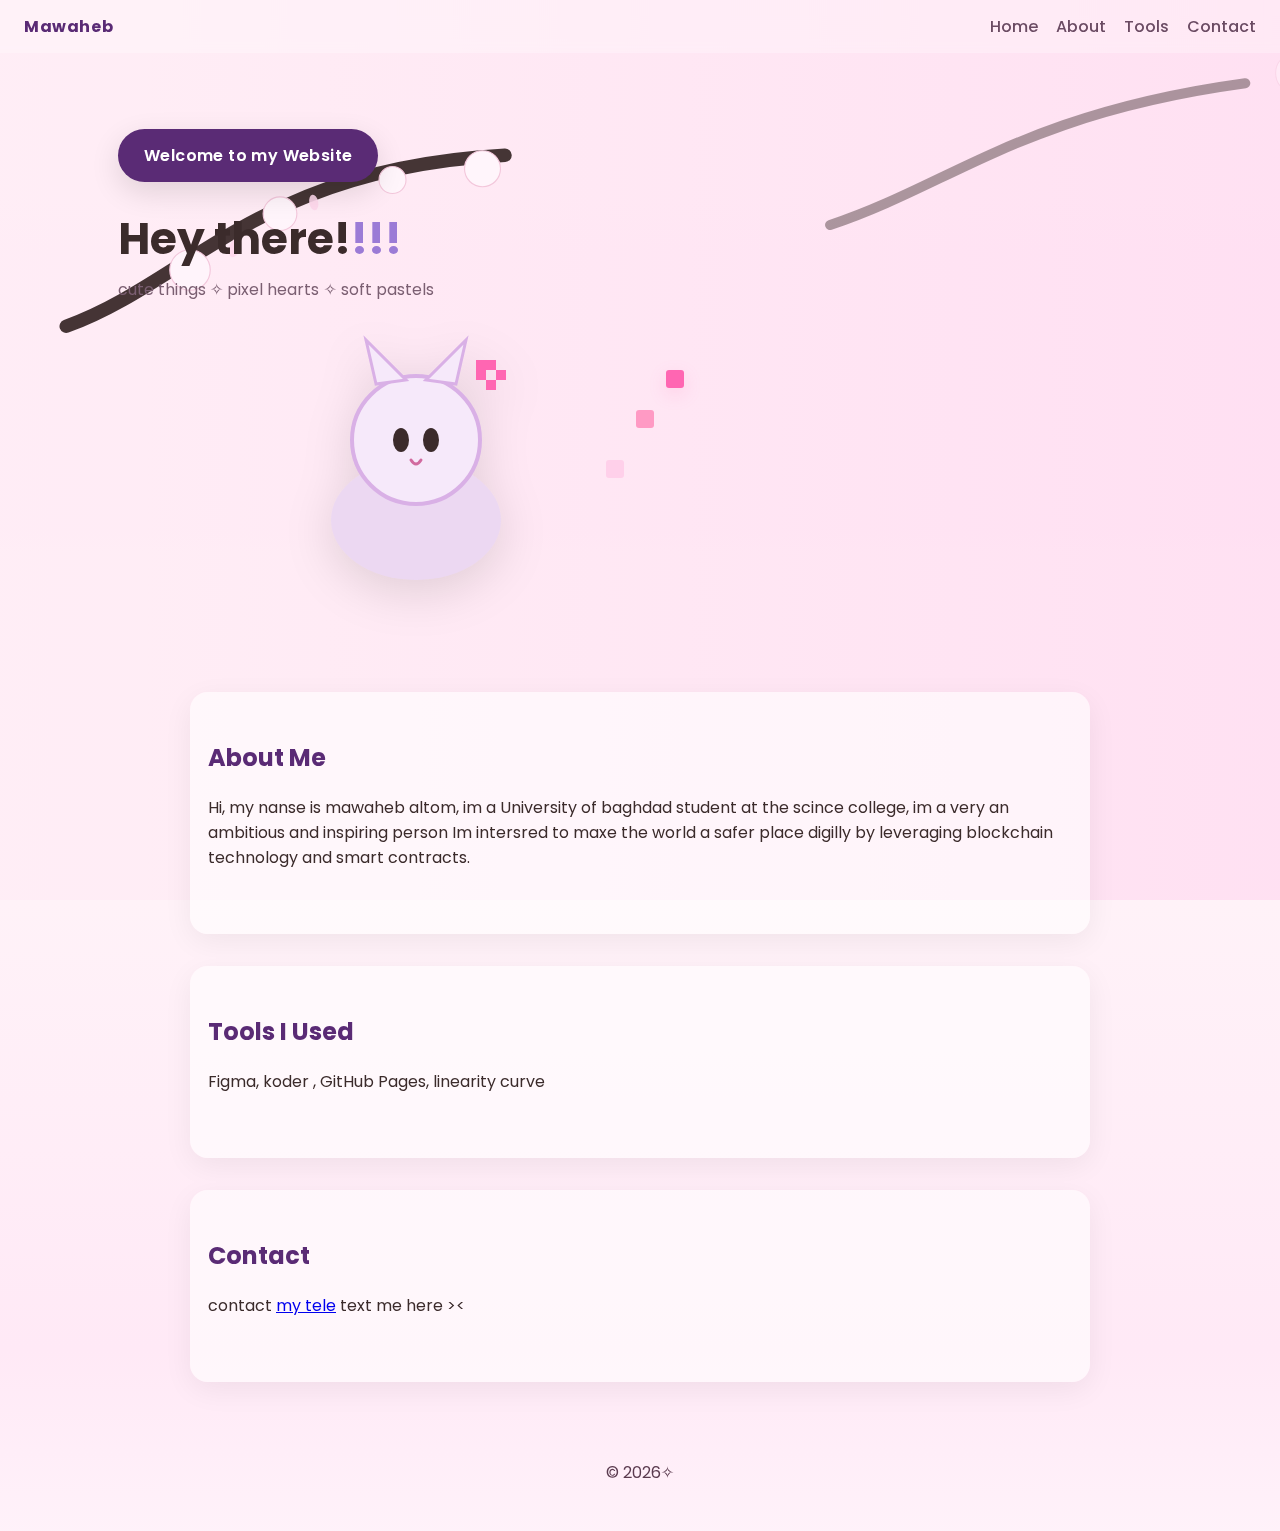
<file: index.html>
<!DOCTYPE html>
<html lang="en">
<head>
  <meta charset="utf-8" />
  <meta name="viewport" content="width=device-width,initial-scale=1" />
  <title>Welcome — My Cute Site</title>
  <link href="https://fonts.googleapis.com/css2?family=Poppins:wght@300;400;600&display=swap" rel="stylesheet">
  <link rel="stylesheet" href="style.css">
</head>
<body>

  <!-- background decorative SVG (placed for accessibility) -->
  <svg class="bg-flowers" viewBox="0 0 1200 800" preserveAspectRatio="xMidYMid slice" aria-hidden="true">
    <!-- subtle textured background gradient -->
    <defs>
      <linearGradient id="g1" x1="0" x2="1">
        <stop offset="0" stop-color="#ffeef6"/>
        <stop offset="1" stop-color="#ffdff2"/>
      </linearGradient>
      <filter id="soft" x="-30%" y="-30%" width="160%" height="160%">
        <feGaussianBlur stdDeviation="20"/>
      </filter>
    </defs>
    <rect width="1200" height="800" fill="url(#g1)"/>
    <!-- left branch -->
    <g transform="translate(60,70) scale(1)">
      <path d="M30 220 C140 180 200 80 420 68" stroke="#3b2b2b" stroke-width="12" stroke-linecap="round" fill="none"/>
      <!-- blossoms along branch -->
      <g fill="#fff5fb" stroke="#f3c5da" stroke-width="1">
        <circle cx="140" cy="170" r="18"/>
        <circle cx="220" cy="120" r="15"/>
        <circle cx="320" cy="90" r="12"/>
        <circle cx="400" cy="80" r="16"/>
      </g>
      <!-- tiny petals -->
      <g fill="#ffd7ec" opacity="0.9">
        <ellipse cx="180" cy="150" rx="5" ry="9" transform="rotate(20 180 150)"/>
        <ellipse cx="250" cy="110" rx="4" ry="7" transform="rotate(-10 250 110)"/>
      </g>
    </g>

    <!-- decorative subtle right blossoms faded -->
    <g transform="translate(760,20) scale(0.9)" opacity="0.45">
      <path d="M10 200 C130 160 200 90 420 60" stroke="#3b2b2b" stroke-width="10" stroke-linecap="round" fill="none"/>
      <circle cx="470" cy="50" r="20" fill="#fff5fb" stroke="#f3c5da" stroke-width="1"/>
      <circle cx="540" cy="80" r="14" fill="#fff5fb" stroke="#f3c5da" stroke-width="1"/>
    </g>
  </svg>

  <!-- NAV (top transparent) -->
  <header class="nav">
    <div class="brand">Mawaheb</div>
    <nav class="navlinks">
      <a href="#home">Home</a>
      <a href="#about">About</a>
      <a href="#tools">Tools</a>
      <a href="#contact">Contact</a>
    </nav>
  </header>

  <!-- HERO / HOME -->
  <main id="home" class="hero">
    <div class="hero-inner">

      <!-- left column: welcome oval + text -->
      <div class="hero-left">
        <div class="welcome-oval" role="img" aria-label="Welcome banner">
          <div class="oval-text">Welcome to my Website</div>
        </div>

        <h1 class="greeting">Hey there!<span class="wave">!!!</span></h1>
        <p class="sub">cute things ✧ pixel hearts ✧ soft pastels</p>

        <!-- navigation buttons (five) -->
   
      <!-- right column: cat + pixel hearts -->
      <div class="hero-right" aria-hidden="false">
        <!-- floating cat SVG (simple cute) -->
        <svg class="cat" viewBox="0 0 300 300" width="300" height="300" aria-hidden="true">
          <!-- body -->
          <ellipse cx="150" cy="200" rx="85" ry="60" fill="#ecd8f2"/>
          <!-- head -->
          <circle cx="150" cy="120" r="64" fill="#f6e9fa" stroke="#d9b0e6" stroke-width="4"/>
          <!-- left ear -->
          <path d="M110 64 L100 20 L140 60 Z" fill="#f6e9fa" stroke="#d9b0e6" stroke-width="3"/>
          <!-- right ear -->
          <path d="M190 64 L200 20 L160 60 Z" fill="#f6e9fa" stroke="#d9b0e6" stroke-width="3"/>
          <!-- eyes -->
          <ellipse cx="135" cy="120" rx="8" ry="12" fill="#3b2b2b"/>
          <ellipse cx="165" cy="120" rx="8" ry="12" fill="#3b2b2b"/>
          <!-- mouth -->
          <path d="M145 140 q5 8 10 0" stroke="#d16a9f" stroke-width="3" fill="none" stroke-linecap="round"/>
          <!-- pixel heart near cat -->
          <g transform="translate(210,40)" class="pixel-heart">
            <rect x="0" y="0" width="10" height="10" fill="#ff66b2"></rect>
            <rect x="10" y="0" width="10" height="10" fill="#ff66b2"></rect>
            <rect x="0" y="10" width="10" height="10" fill="#ff66b2"></rect>
            <rect x="20" y="10" width="10" height="10" fill="#ff66b2"></rect>
            <rect x="10" y="20" width="10" height="10" fill="#ff66b2"></rect>
          </g>
        </svg>

        <!-- small floating hearts (CSS will animate) -->
        <div class="hearts">
          <div class="heart h1"></div>
          <div class="heart h2"></div>
          <div class="heart h3"></div>
        </div>
      </div>

    </div>
  </main>

  <!-- placeholder sections so nav links work -->
  <section id="about" class="page"> <h2>About Me</h2> <p>Hi, my nanse is mawaheb altom, im a University of baghdad student at the scince college, im a very an ambitious and inspiring person Im intersred to maxe the world a safer place digilly by leveraging blockchain technology and smart contracts.</p> </section>
  <section id="tools" class="page"> <h2>Tools I Used</h2> <p>Figma, koder , GitHub Pages, linearity curve</p> </section>
  <section id="contact" class="page"> <h2>Contact</h2>
    <p>contact  <a href="https://t.me/Miss_bitebot">my tele</a> text me here >< </p>
  </section>

  <footer class="footer">
    <p>© <span id="year"></span>✧</p>
  </footer>

  <script src="script.js"></script>
</body>
</html>
</file>
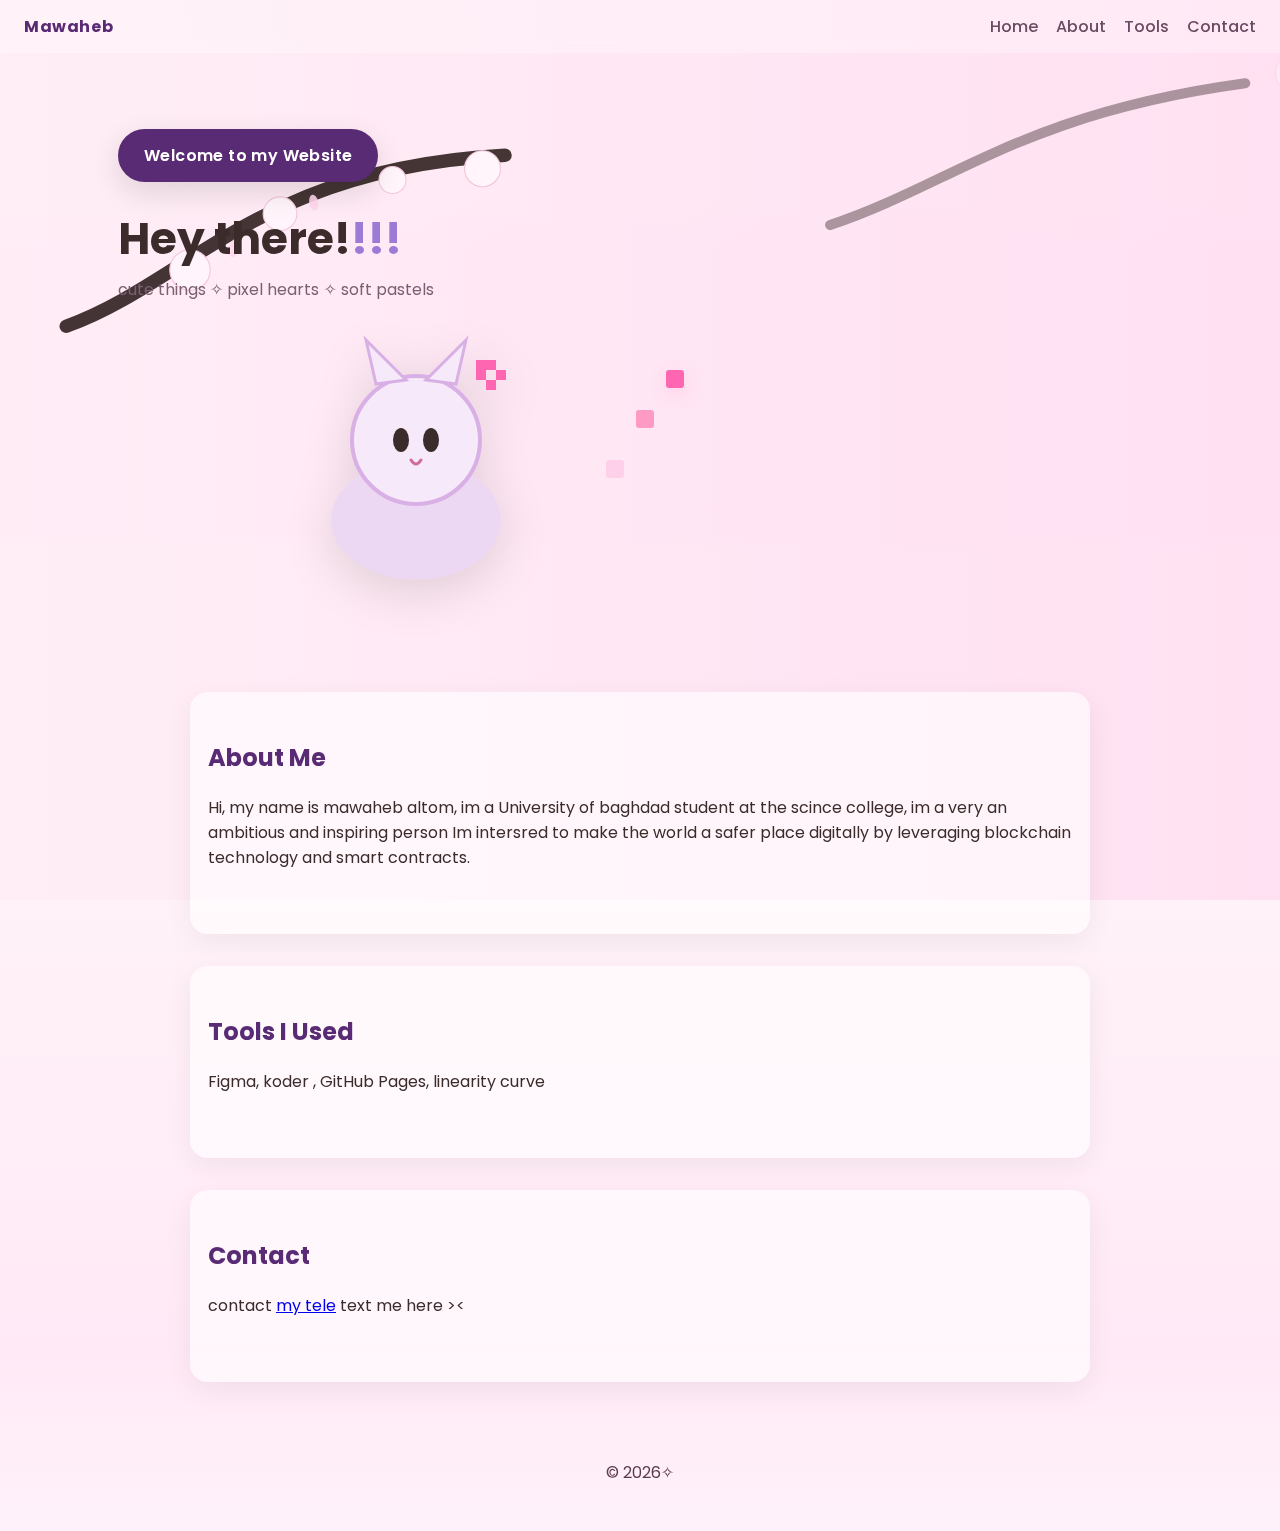
<file: index 2.html>
<!DOCTYPE html>
<html lang="en">
<head>
  <meta charset="utf-8" />
  <meta name="viewport" content="width=device-width,initial-scale=1" />
  <title>Welcome — My Cute Site</title>
  <link href="https://fonts.googleapis.com/css2?family=Poppins:wght@300;400;600&display=swap" rel="stylesheet">
  <link rel="stylesheet" href="style.css">
</head>
<body>

  <!-- background decorative SVG (placed for accessibility) -->
  <svg class="bg-flowers" viewBox="0 0 1200 800" preserveAspectRatio="xMidYMid slice" aria-hidden="true">
    <!-- subtle textured background gradient -->
    <defs>
      <linearGradient id="g1" x1="0" x2="1">
        <stop offset="0" stop-color="#ffeef6"/>
        <stop offset="1" stop-color="#ffdff2"/>
      </linearGradient>
      <filter id="soft" x="-30%" y="-30%" width="160%" height="160%">
        <feGaussianBlur stdDeviation="20"/>
      </filter>
    </defs>
    <rect width="1200" height="800" fill="url(#g1)"/>
    <!-- left branch -->
    <g transform="translate(60,70) scale(1)">
      <path d="M30 220 C140 180 200 80 420 68" stroke="#3b2b2b" stroke-width="12" stroke-linecap="round" fill="none"/>
      <!-- blossoms along branch -->
      <g fill="#fff5fb" stroke="#f3c5da" stroke-width="1">
        <circle cx="140" cy="170" r="18"/>
        <circle cx="220" cy="120" r="15"/>
        <circle cx="320" cy="90" r="12"/>
        <circle cx="400" cy="80" r="16"/>
      </g>
      <!-- tiny petals -->
      <g fill="#ffd7ec" opacity="0.9">
        <ellipse cx="180" cy="150" rx="5" ry="9" transform="rotate(20 180 150)"/>
        <ellipse cx="250" cy="110" rx="4" ry="7" transform="rotate(-10 250 110)"/>
      </g>
    </g>

    <!-- decorative subtle right blossoms faded -->
    <g transform="translate(760,20) scale(0.9)" opacity="0.45">
      <path d="M10 200 C130 160 200 90 420 60" stroke="#3b2b2b" stroke-width="10" stroke-linecap="round" fill="none"/>
      <circle cx="470" cy="50" r="20" fill="#fff5fb" stroke="#f3c5da" stroke-width="1"/>
      <circle cx="540" cy="80" r="14" fill="#fff5fb" stroke="#f3c5da" stroke-width="1"/>
    </g>
  </svg>

  <!-- NAV (top transparent) -->
  <header class="nav">
    <div class="brand">Mawaheb</div>
    <nav class="navlinks">
      <a href="#home">Home</a>
      <a href="#about">About</a>
      <a href="#tools">Tools</a>
      <a href="#contact">Contact</a>
    </nav>
  </header>

  <!-- HERO / HOME -->
  <main id="home" class="hero">
    <div class="hero-inner">

      <!-- left column: welcome oval + text -->
      <div class="hero-left">
        <div class="welcome-oval" role="img" aria-label="Welcome banner">
          <div class="oval-text">Welcome to my Website</div>
        </div>

        <h1 class="greeting">Hey there!<span class="wave">!!!</span></h1>
        <p class="sub">cute things ✧ pixel hearts ✧ soft pastels</p>

        <!-- navigation buttons (five) -->
   
      <!-- right column: cat + pixel hearts -->
      <div class="hero-right" aria-hidden="false">
        <!-- floating cat SVG (simple cute) -->
        <svg class="cat" viewBox="0 0 300 300" width="300" height="300" aria-hidden="true">
          <!-- body -->
          <ellipse cx="150" cy="200" rx="85" ry="60" fill="#ecd8f2"/>
          <!-- head -->
          <circle cx="150" cy="120" r="64" fill="#f6e9fa" stroke="#d9b0e6" stroke-width="4"/>
          <!-- left ear -->
          <path d="M110 64 L100 20 L140 60 Z" fill="#f6e9fa" stroke="#d9b0e6" stroke-width="3"/>
          <!-- right ear -->
          <path d="M190 64 L200 20 L160 60 Z" fill="#f6e9fa" stroke="#d9b0e6" stroke-width="3"/>
          <!-- eyes -->
          <ellipse cx="135" cy="120" rx="8" ry="12" fill="#3b2b2b"/>
          <ellipse cx="165" cy="120" rx="8" ry="12" fill="#3b2b2b"/>
          <!-- mouth -->
          <path d="M145 140 q5 8 10 0" stroke="#d16a9f" stroke-width="3" fill="none" stroke-linecap="round"/>
          <!-- pixel heart near cat -->
          <g transform="translate(210,40)" class="pixel-heart">
            <rect x="0" y="0" width="10" height="10" fill="#ff66b2"></rect>
            <rect x="10" y="0" width="10" height="10" fill="#ff66b2"></rect>
            <rect x="0" y="10" width="10" height="10" fill="#ff66b2"></rect>
            <rect x="20" y="10" width="10" height="10" fill="#ff66b2"></rect>
            <rect x="10" y="20" width="10" height="10" fill="#ff66b2"></rect>
          </g>
        </svg>

        <!-- small floating hearts (CSS will animate) -->
        <div class="hearts">
          <div class="heart h1"></div>
          <div class="heart h2"></div>
          <div class="heart h3"></div>
        </div>
      </div>

    </div>
  </main>

  <!-- placeholder sections so nav links work -->
  <section id="about" class="page"> <h2>About Me</h2> <p>Hi, my name is mawaheb altom, im a University of baghdad student at the scince college, im a very an ambitious and inspiring person Im intersred to make the world a safer place digitally by leveraging blockchain technology and smart contracts.</p> </section>
  <section id="tools" class="page"> <h2>Tools I Used</h2> <p>Figma, koder , GitHub Pages, linearity curve</p> </section>
  <section id="contact" class="page"> <h2>Contact</h2>
    <p>contact  <a href="https://t.me/Miss_bitebot">my tele</a> text me here >< </p>
  </section>

  <footer class="footer">
    <p>© <span id="year"></span>✧</p>
  </footer>

  <script src="script.js"></script>
</body>
</html>
</file>
<file: style.css>
:root{
  --bg1:#fff5fb;
  --accent:#5a2b75; /* dark purple */
  --accent-2:#9b5bd8;
  --pink:#ffdff3;
  --muted:#6b4b63;
  --btn:#d9b3ff;
  --shadow: 0 10px 30px rgba(0,0,0,0.12);
}

/* basic reset */
*{box-sizing:border-box}
html,body{height:100%; margin:0; font-family:'Poppins',system-ui,-apple-system,Segoe UI,Roboto,Arial; color:#3b2b2b}
body{
  background: linear-gradient(180deg,#fff2f8 0%, #ffe9f6 50%, #fff 100%);
  overflow-x:hidden;
  -webkit-font-smoothing:antialiased;
}

/* background svg sits behind other content */
.bg-flowers{position:fixed; inset:0; width:100%; height:100%; z-index:-2; opacity:0.95; pointer-events:none;}

/* NAV */
.nav{position:sticky; top:0; display:flex; justify-content:space-between; align-items:center; padding:14px 24px; background:rgba(255,255,255,0.28); backdrop-filter:blur(6px); z-index:10}
.brand{font-weight:700; color:var(--accent); letter-spacing:0.6px}
.navlinks a{margin-left:14px; text-decoration:none; color:var(--muted); font-weight:500}

/* HERO */
.hero{padding:48px 18px 12px 18px; display:flex; justify-content:center}
.hero-inner{max-width:1100px; width:100%; display:grid; grid-template-columns: 1fr 420px; gap:28px; align-items:center}

/* left column */
.hero-left{padding:28px}
.welcome-oval{
  display:inline-block;
  background:var(--accent);
  color: #fff;
  border-radius:999px;
  padding:14px 26px;
  box-shadow: var(--shadow);
  margin-bottom:18px;
  width:max-content;
}
.oval-text{font-weight:600; letter-spacing:0.4px}
.greeting{font-size:44px; margin:6px 0 6px; color:#3b2b2b}
.wave{color:#9b7bd6}
.sub{color:#7b5f72; margin:6px 0 18px}

/* menu buttons */
.menu{display:flex; flex-wrap:wrap; gap:12px; margin-top:10px}
.btn{
  display:inline-block;
  background:var(--btn);
  color:#3b2b2b;
  padding:12px 20px;
  border-radius:28px;
  text-decoration:none;
  font-weight:600;
  box-shadow:0 8px 20px rgba(0,0,0,0.08);
  transition: transform .18s ease, box-shadow .18s ease;
}
.btn:hover{transform:translateY(-4px) scale(1.02); box-shadow:0 18px 36px rgba(0,0,0,0.12)}

/* right column (cat + hearts) */
.hero-right{display:flex; flex-direction:column; align-items:center; justify-content:center; position:relative}
.cat{filter: drop-shadow(0 12px 24px rgba(0,0,0,0.12)); transform-origin:center bottom; animation: float 4s ease-in-out infinite}
@keyframes float{
  0%{transform: translateY(0)}
  50%{transform: translateY(-12px)}
  100%{transform: translateY(0)}
}

/* pixel hearts */
.hearts{position:absolute; right:20px; top:30px; width:120px; height:160px; pointer-events:none}
.heart{width:18px;height:18px;background:#ff66b2; position:absolute; transform:scale(1); border-radius:3px}
.h1{right:10px; top:20px; animation: floatUp 3s linear infinite 0s; box-shadow:0 6px 18px rgba(255,102,178,0.18)}
.h2{right:40px; top:60px; background:#ff9ac4; animation: floatUp 4s linear infinite .6s}
.h3{right:70px; top:110px; background:#ffd0ea; animation: floatUp 3.6s linear infinite 1.2s}
@keyframes floatUp{
  0%{opacity:0; transform: translateY(12px) scale(.8)}
  15%{opacity:1}
  60%{transform: translateY(-60px) scale(1)}
  100%{opacity:0; transform: translateY(-120px) scale(.6)}
}

/* pages placeholders */
.page{padding:48px 18px; max-width:900px; margin:32px auto; background:rgba(255,255,255,0.6); border-radius:18px; box-shadow:0 8px 30px rgba(0,0,0,0.06)}
.page h2{margin-top:0; color:var(--accent)}

/* footer */
.footer{padding:30px;text-align:center;color:#5b3b4f}

/* responsive */
@media (max-width:980px){
  .hero-inner{grid-template-columns:1fr; text-align:center}
  .hero-right{order:-1; margin-bottom:8px}
  .navlinks{display:none}
  .menu{justify-content:center}
}
</file>
